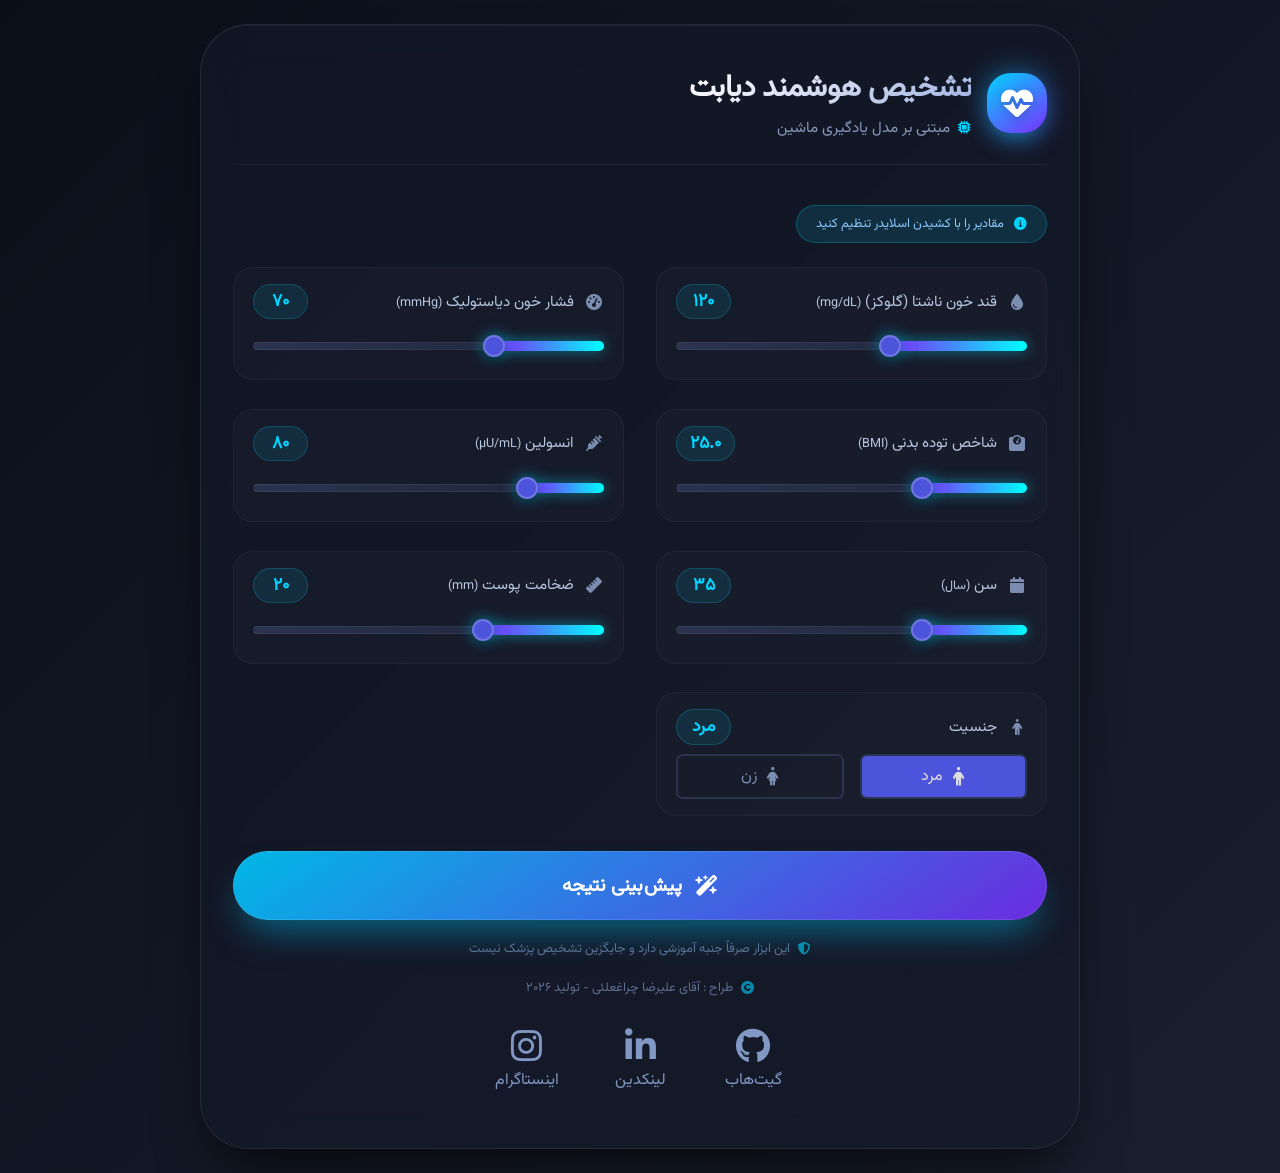
<file: index.html>
<!DOCTYPE html>
<html lang="fa" dir="rtl">
<head>
    <meta charset="UTF-8" />
    <meta name="viewport" content="width=device-width, initial-scale=1.0" />
    <meta name="theme-color" content="#00d4ff" />
    <!-- Support for iOS (Safari) -->
    <meta name="mobile-web-app-capable" content="yes" />
    <meta name="apple-mobile-web-app-status-bar-style" content="black-translucent" />
    <meta name="apple-mobile-web-app-title" content="تشخیص دیابت" />
    <link rel="apple-touch-icon" href="./icons/icon-250.png" />
    <title>تشخیص دیابت | طراح : آقای علیرضا چراغعلئی</title>
    <!-- Font Awesome for icons -->
    <link rel="stylesheet" href="fonts/font awesome/all.min.css" />
    <link rel="stylesheet" href="fonts/vazir/vazir.css" />
    <link rel="stylesheet" href="css/style.min.css" />
    <link rel="shortcut icon" href="favicon.ico" type="image/x-icon" />
    <link rel="manifest" href="manifest.json" />
</head>
<body>
    <!-- Main App Container -->
    <div class="app-container">
        <!-- Header -->
        <div class="header">
            <div class="header-icon"><i class="fas fa-heartbeat"></i></div>
            <div class="header-text"><h1>تشخیص هوشمند دیابت</h1><p><i class="fas fa-microchip"></i> مبتنی بر مدل یادگیری ماشین</p></div>
        </div>
        <!-- Info badge -->
        <div class="info-badge"><i class="fas fa-info-circle"></i><span>مقادیر را با کشیدن اسلایدر تنظیم کنید</span></div>
        <!-- Sliders Grid -->
        <div class="sliders-grid">
            <!-- Glucose -->
            <div class="slider-group">
                <div class="slider-header">
                    <div class="slider-label"><i class="fas fa-droplet"></i><span>قند خون ناشتا (گلوکز) <small>(mg/dL)</small></span></div>
                    <div class="slider-value" id="glucoseVal">120</div>
                </div>
                <div class="range-wrap">
                    <div class="range-fill"></div>
                    <input type="range" id="glucose" min="40" max="250" value="120" step="1">
                </div>
            </div>
            <!-- Blood Pressure -->
            <div class="slider-group">
                <div class="slider-header">
                    <div class="slider-label"><i class="fas fa-gauge-high"></i><span> فشار خون دیاستولیک <small>(mmHg)</small></span></div>
                    <div class="slider-value" id="bpVal">70</div>
                </div>
                <div class="range-wrap">
                    <div class="range-fill"></div>
                    <input type="range" id="bloodPressure" min="40" max="140" value="70" step="1">
                </div>
            </div>
            <!-- BMI -->
            <div class="slider-group">
                <div class="slider-header">
                    <div class="slider-label"><i class="fas fa-weight-scale"></i><span> شاخص توده بدنی <small>(BMI)</small></span></div>
                    <div class="slider-value" id="bmiVal">25</div>
                </div>
                <div class="range-wrap">
                    <div class="range-fill"></div>
                    <input type="range" id="bmi" min="15" max="50" value="25" step="0.2">
                </div>
            </div>
            <!-- Insulin -->
            <div class="slider-group">
                <div class="slider-header">
                    <div class="slider-label"><i class="fas fa-syringe"></i><span> انسولین <small>(µU/mL)</small></span></div>
                    <div class="slider-value" id="insulinVal">80</div>
                </div>
                <div class="range-wrap">
                    <div class="range-fill"></div>
                    <input type="range" id="insulin" min="0" max="400" value="80" step="1">
                </div>
            </div>
            <!-- Age -->
            <div class="slider-group">
                <div class="slider-header">
                    <div class="slider-label"><i class="fas fa-calendar"></i><span> سن <small>(سال)</small></span></div>
                    <div class="slider-value" id="ageVal">35</div>
                </div>
                <div class="range-wrap">
                    <div class="range-fill"></div>
                    <input type="range" id="age" min="1" max="120" value="35" step="1">
                </div>
            </div>
            <!-- Skin Thickness -->
            <div class="slider-group">
                <div class="slider-header">
                    <div class="slider-label"><i class="fas fa-ruler"></i><span> ضخامت پوست <small>(mm)</small></span></div>
                    <div class="slider-value" id="skinVal">20</div>
                </div>
                <div class="range-wrap">
                    <div class="range-fill"></div>
                    <input type="range" id="skinThickness" min="0" max="60" value="20" step="1">
                </div>
            </div>
            <!-- Gender -->
            <div class="slider-group">
                <div class="slider-header">
                    <div class="slider-label"><i class="fas fa-person"></i><span>جنسیت</span></div>
                    <div class="slider-value" id="genderVal">مرد</div>
                </div>
                <div class="toggle-box" id="gender" data-value="male">
                    <button type="button" data-value="male" class="checked"><i class="fas fa-male"></i>مرد</button>
                    <button type="button" data-value="female"><i class="fas fa-female"></i>زن</button>
                </div>
            </div>
            <!-- Pregnancies -->
            <div class="slider-group" id="pregnanciesGroup" style="display: none;">
                <div class="slider-header">
                    <div class="slider-label"><i class="fas fa-baby"></i><span>تعداد بارداری</span></div>
                    <div class="slider-value" id="pregnanciesVal">0</div>
                </div>
                <div class="range-wrap">
                    <div class="range-fill"></div>
                    <input type="range" id="pregnancies" min="0" max="15" value="0" step="1" />
                </div>
            </div>
        </div>
        <!-- Predict Button -->
        <button class="predict-btn" id="predictBtn"><i class="fas fa-wand-magic-sparkles"></i>پیش‌بینی نتیجه</button>
        <!-- Helper -->
        <div class="helper-text"><i class="fas fa-shield-alt"></i><span>این ابزار صرفاً جنبه آموزشی دارد و جایگزین تشخیص پزشک نیست</span></div>
        <div class="helper-text"><i class="fa fa-copyright"></i><p>طراح : آقای علیرضا چراغعلئی - تولید 2026</p></div>
        <div class="social-media">
            <a href="https://github.com/alirezach497" target="_blank"><i class="fa-brands fa-github"></i><span>گیت‌هاب</span></a>
            <a href="https://www.linkedin.com/in/alireza-cheraghali-05b142442/" target="_blank"><i class="fa-brands fa-linkedin-in"></i><span>لینکدین</span></a>
            <a href="https://instagram.com/alirezachraqhali" target="_blank"><i class="fa-brands fa-instagram"></i><span>اینستاگرام</span></a>
        </div>
    </div>
    <!-- Result Modal -->
    <div class="modal-overlay" id="resultModal">
        <div class="modal-card">
            <div class="modal-icon" id="modalIcon"><i class="fas fa-check-circle"></i></div>
            <div class="modal-title" id="modalTitle">نتیجه</div>
            <div class="modal-message" id="modalMessage"></div>
            <div class="modal-confidence"><span>اطمینان مدل</span><span id="confidenceValue">—</span></div>
            <button class="modal-close-btn" id="closeModalBtn"><i class="fas fa-arrow-left"></i> بستن</button>
        </div>
    </div>
    <script src="js/script.min.js"></script>
    <script>
    // ثبت Service Worker
    if ('serviceWorker' in navigator) {
        window.addEventListener('load', () => {
        navigator.serviceWorker.register('./sw.js')
            .then((registration) => {
            console.log('✅ Service Worker ثبت شد. Scope:', registration.scope);
            })
            .catch((error) => {
            console.error('❌ خطا در ثبت Service Worker:', error);
            });
        });
    }
    </script>
</body>
</html>
</file>
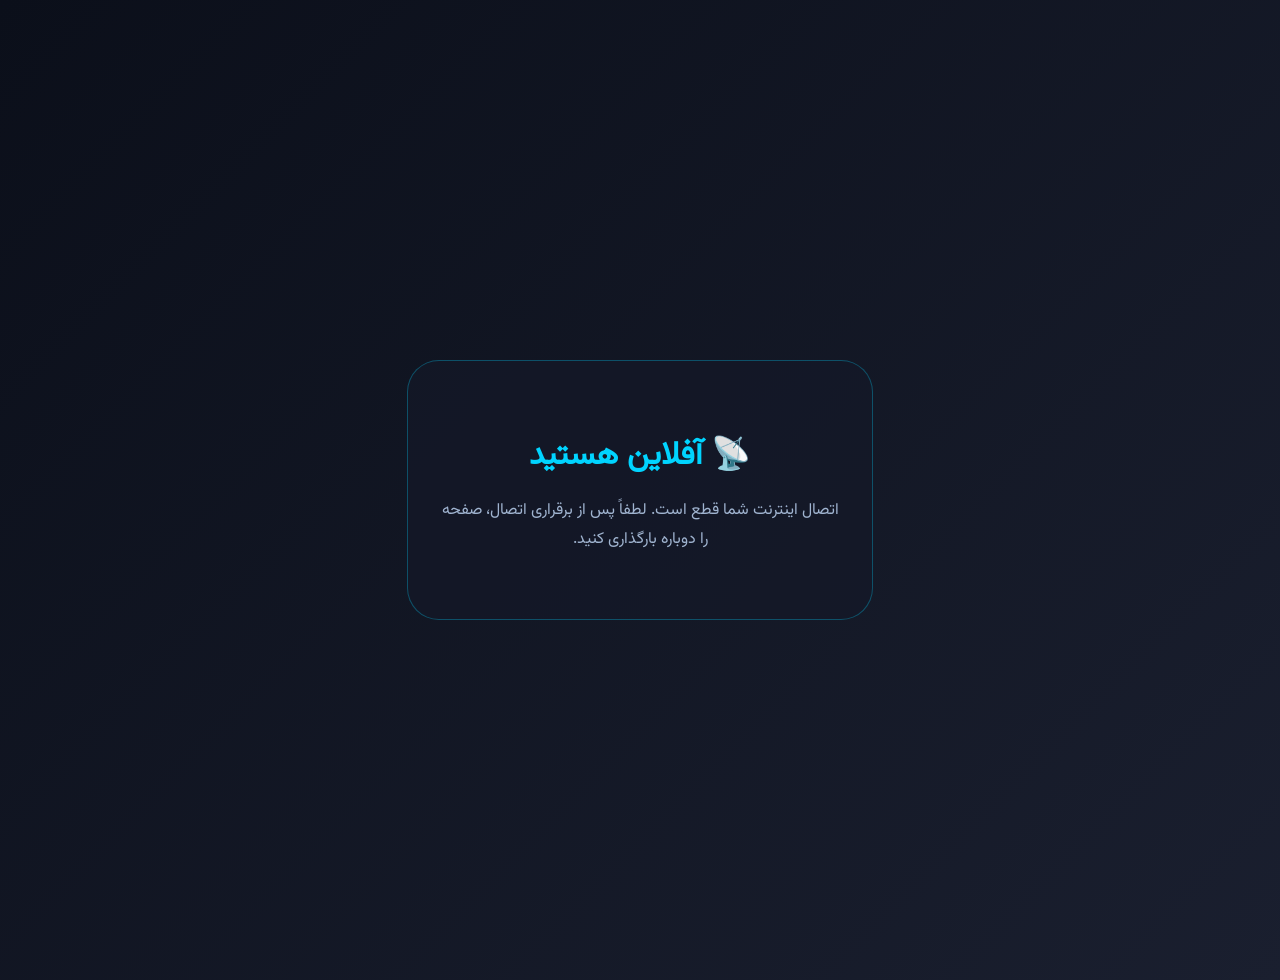
<file: offline.html>
<!DOCTYPE html>
<html lang="fa" dir="rtl">
<head>
  <meta charset="UTF-8">
  <title>آفلاین — تشخیص دیابت</title>
  <link rel="stylesheet" href="fonts/font awesome/all.min.css" />
  <link rel="stylesheet" href="fonts/vazir/vazir.css" />
  <style>
    body {
      font-family: 'Vazirmatn', sans-serif;
      background: linear-gradient(135deg, #0b0f1a, #1a1f2f);
      color: #fff;
      min-height: 100vh;
      display: flex;
      align-items: center;
      justify-content: center;
      text-align: center;
      padding: 2rem;
    }
    .box {
      background: rgba(20, 25, 40, 0.7);
      border: 1px solid rgba(0, 212, 255, 0.3);
      border-radius: 32px;
      padding: 3rem 2rem;
      max-width: 400px;
    }
    h1 { color: #00d4ff; margin-bottom: 1rem; }
    p { color: #a0b4d0; line-height: 1.8; }
  </style>
</head>
<body>
  <div class="box">
    <h1>📡 آفلاین هستید</h1>
    <p>اتصال اینترنت شما قطع است. لطفاً پس از برقراری اتصال، صفحه را دوباره بارگذاری کنید.</p>
  </div>
</body>
</html>
</file>
<file: fonts/vazir/vazir.css>
@font-face{font-family:"Vazirmatn"; src:url('./Vazirmatn-Regular.ttf');}
body {font-feature-settings:"vern" 1,"ss01" 1;}
</file>
<file: css/style.min.css>
@charset "utf-8";.header,body{display:flex;align-items:center}.app-container,.header-icon,.range-wrap,body{position:relative}.modal-close-btn,.predict-btn,body{font-family:Vazirmatn,sans-serif}.modal-card,.predict-btn,body.modal-open{overflow:hidden}*{margin:0;padding:0;box-sizing:border-box;user-select:none;-webkit-user-select:none;-moz-user-select:none;-ms-user-select:none;-o-user-select:none;-webkit-user-drag:none;-webkit-tap-highlight-color:transparent}body{background:linear-gradient(135deg,#0b0f1a 0,#1a1f2f 100%);min-height:100vh;justify-content:center;padding:1.5rem;overflow-x:hidden}body::before{content:'';background:radial-gradient(circle,rgba(0,212,255,.25) 0,transparent 70%);filter:blur(60px);animation:12s ease-in-out infinite alternate float}body::after{content:'';background:radial-gradient(circle,rgba(147,51,234,.2) 0,transparent 70%);filter:blur(70px);animation:15s ease-in-out infinite alternate-reverse float}@keyframes float{0%{transform:translate(0,0) scale(1)}100%{transform:translate(50px,30px) scale(1.1)}}.app-container{z-index:2;width:100%;max-width:880px;background:rgba(20,25,40,.65);backdrop-filter:blur(18px);-webkit-backdrop-filter:blur(18px);border-radius:48px;border:1px solid rgba(255,255,255,.08);box-shadow:0 30px 60px -20px rgba(0,0,0,.8),inset 0 1px 0 rgba(255,255,255,.05);padding:2.5rem 2rem;transition:.4s}.header-icon,.header-icon::after{background:linear-gradient(145deg,#00d4ff,#7b2ffc)}.header{gap:1rem;margin-bottom:2.5rem;padding-bottom:1.5rem;border-bottom:1px solid rgba(255,255,255,.06)}.header-icon,.header-text p{display:flex;align-items:center}.header-icon{width:60px;height:60px;border-radius:24px;justify-content:center;box-shadow:0 12px 24px -8px rgba(0,212,255,.5)}.header-icon i{font-size:2rem;color:#fff;filter:drop-shadow(0 2px 4px rgba(0,0,0,.2))}.header-icon::after{content:'';position:absolute;inset:-4px;border-radius:28px;opacity:.4;filter:blur(12px);z-index:-1}.header-text h1{font-weight:800;font-size:1.9rem;letter-spacing:-.02em;background:linear-gradient(135deg,#fff 0,#a0b4e0 100%);-webkit-background-clip:text;-webkit-text-fill-color:transparent;background-clip:text}.header-text p{color:#89b;font-size:.95rem;font-weight:400;margin-top:.25rem;gap:.5rem}.header-text p i{font-size:.8rem;color:#00d4ff}.info-badge{background:rgba(0,212,255,.12);border:1px solid rgba(0,212,255,.25);border-radius:40px;padding:.5rem 1.2rem;display:inline-flex;align-items:center;gap:.6rem;font-size:.8rem;color:#8cc9ff;margin-bottom:1.5rem}.info-badge i{color:#00d4ff}.sliders-grid{display:grid;grid-template-columns:1fr 1fr;gap:1.8rem 2rem;margin-bottom:2.2rem}@media (max-width:600px){.sliders-grid{grid-template-columns:1fr;gap:1.5rem}.app-container{padding:1.8rem 1.2rem;border-radius:32px}.header-text h1{font-size:1.5rem}}.slider-group{display:flex;flex-direction:column;gap:.6rem;background:rgba(255,255,255,.02);border-radius:20px;padding:1rem 1.2rem;border:1px solid rgba(255,255,255,.04);transition:.3s}.slider-group:hover{background:rgba(255,255,255,.04);border-color:rgba(0,212,255,.2)}.slider-header{display:flex;align-items:center;justify-content:space-between}.range-wrap,.slider-label{align-items:center;display:flex}.slider-label{gap:.6rem;color:#b8c7e0;font-weight:500;font-size:.95rem}.slider-label i{width:20px;text-align:center;color:#7b8db0;font-size:1rem}.slider-value{font-weight:700;font-size:1.1rem;color:#00d4ff;background:rgba(0,212,255,.1);padding:.2rem .8rem;border-radius:40px;border:1px solid rgba(0,212,255,.2);min-width:55px;text-align:center;transition:.3s}.range-wrap{height:34px}.modal-card::before,.predict-btn::before,.range-fill{content:'';position:absolute}input[type=range]{-webkit-appearance:none;appearance:none;width:100%;height:8px;border-radius:10px;background:linear-gradient(90deg,#2a3450 0,#1e2538 100%);outline:0;margin:.5rem 0;cursor:pointer;border:1px solid rgba(255,255,255,.06)}.range-fill{right:0;top:50%;transform:translateY(-50%);height:10px;border-radius:10px;background:linear-gradient(90deg,#7b2ffc,#0ff);pointer-events:none;z-index:0;box-shadow:0 0 14px rgba(0,229,255,.5)}.predict-btn,.range-track{position:relative;width:100%}input[type=range]::-webkit-slider-thumb{-webkit-appearance:none;appearance:none;width:22px;height:22px;border-radius:50%;background:#4d54dc;box-shadow:0 0 15px rgba(0,212,255,.6),0 4px 10px rgba(0,0,0,.4);border:2px solid rgba(255,255,255,.2);transition:.2s;transform:scale(1);cursor:grab}input[type=range]::-webkit-slider-thumb:hover{transform:scale(1.15);box-shadow:0 0 25px rgba(0,212,255,.9)}input[type=range]::-webkit-slider-thumb:active{cursor:grabbing;transform:scale(.95)}input[type=range]::-moz-range-thumb{width:22px;height:22px;border-radius:50%;background:linear-gradient(145deg,#00d4ff,#7b2ffc);box-shadow:0 0 15px rgba(0,212,255,.6);border:2px solid rgba(255,255,255,.2);cursor:grab}input[type=range]::-moz-range-track{height:8px;border-radius:10px;background:linear-gradient(90deg,#2a3450 0,#1e2538 100%)}.toggle-box{display:flex;align-items:center;gap:12pt}.toggle-box button{flex:1;font-family:vazirmatn,sans-serif;font-size:1rem;display:flex;justify-content:center;align-items:center;gap:8pt;padding:6pt 0;background:0 0;color:#7b8db0;border:2px solid #2a3450;border-radius:5pt;cursor:pointer;transition:250ms}.modal-overlay,.predict-btn{display:flex;align-items:center}.toggle-box button.checked{background:#4d54dc;color:#dfdfdf}.toggle-box button:not(.checked):hover{color:#a0b4d0;box-shadow:0 0 8px rgba(0,180,230,.5)}.toggle-box button i.fas{font-size:1.15rem}.predict-btn{padding:1.2rem;border:none;border-radius:60px;background:linear-gradient(145deg,#00b8e6,#6a2ce0);color:#fff;font-weight:700;font-size:1.2rem;letter-spacing:.02em;justify-content:center;gap:.8rem;cursor:pointer;transition:.4s cubic-bezier(.175, .885, .32, 1.275);box-shadow:0 20px 35px -10px rgba(0,180,230,.5),0 0 0 1px rgba(255,255,255,.1) inset;margin-top:.8rem}.predict-btn::before{top:0;left:-100%;width:100%;height:100%;background:linear-gradient(90deg,transparent,rgba(255,255,255,.2),transparent);transition:left .6s}.predict-btn:hover{transform:translateY(-3px) scale(1.01);box-shadow:0 30px 45px -12px rgba(0,180,230,.7)}.predict-btn:hover::before{left:100%}.predict-btn:active{transform:translateY(0) scale(.98)}.predict-btn i{font-size:1.3rem}.modal-overlay{position:fixed;inset:0;background:rgba(0,0,0,.7);backdrop-filter:blur(10px);-webkit-backdrop-filter:blur(10px);justify-content:center;z-index:1000;opacity:0;visibility:hidden;transition:opacity .3s,visibility .3s;padding:1.5rem}.modal-confidence,.modal-icon{align-items:center;display:flex}.modal-overlay.active{opacity:1;visibility:visible}.modal-card{background:linear-gradient(145deg,#1a1f30,#121624);border-radius:48px;border:1px solid rgba(255,255,255,.08);padding:2.8rem 2.5rem;max-width:440px;width:100%;text-align:center;transform:scale(.85) translateY(20px);transition:.4s cubic-bezier(.175, .885, .32, 1.275);box-shadow:0 40px 80px -20px rgba(0,0,0,.9),0 0 0 1px rgba(0,212,255,.15) inset;position:relative}.modal-overlay.active .modal-card{transform:scale(1) translateY(0)}.modal-card::before{top:-50%;left:-50%;width:200%;height:200%;background:radial-gradient(circle at 30% 30%,rgba(0,212,255,.15),transparent 60%);pointer-events:none}.modal-icon{width:90px;height:90px;margin:0 auto 1.8rem;border-radius:50%;justify-content:center;font-size:3.5rem;position:relative;animation:.5s cubic-bezier(.175,.885,.32,1.275) .1s both popIn}@keyframes popIn{0%{transform:scale(0);opacity:0}100%{transform:scale(1);opacity:1}}.modal-icon.positive{background:rgba(255,70,70,.15);color:#ff6b6b;border:2px solid rgba(255,70,70,.4);box-shadow:0 0 40px rgba(255,70,70,.3)}.modal-icon.negative{background:rgba(0,230,180,.15);color:#00e6b4;border:2px solid rgba(0,230,180,.4);box-shadow:0 0 40px rgba(0,230,180,.3)}.modal-title{font-size:2rem;font-weight:800;margin-bottom:.8rem;animation:.4s .15s both slideUp}@keyframes slideUp{0%{transform:translateY(15px);opacity:0}100%{transform:translateY(0);opacity:1}}.modal-title.positive{color:#ff6b6b;text-shadow:0 0 30px rgba(255,70,70,.4)}.modal-title.negative{color:#00e6b4;text-shadow:0 0 30px rgba(0,230,180,.4)}.modal-message{color:#a0b4d0;font-size:1.05rem;line-height:1.7;margin-bottom:2rem;animation:.4s .2s both slideUp}.modal-message strong{color:#fff;font-weight:700}.modal-confidence{background:rgba(255,255,255,.04);border-radius:20px;padding:.9rem 1.2rem;justify-content:space-between;margin-bottom:2rem;border:1px solid rgba(255,255,255,.05);animation:.4s .25s both slideUp}.modal-confidence span:first-child{color:#89b;font-size:.9rem}.modal-confidence span:last-child{font-weight:700;color:#00d4ff;font-size:1.1rem;letter-spacing:.02em}.modal-close-btn{background:rgba(255,255,255,.06);border:1px solid rgba(255,255,255,.1);color:#fff;font-weight:600;font-size:1rem;padding:.9rem 2rem;border-radius:60px;cursor:pointer;transition:.3s;width:100%;animation:.4s .3s both slideUp}.modal-close-btn:hover{background:rgba(255,255,255,.12);border-color:rgba(0,212,255,.4);transform:scale(1.02)}.helper-text{text-align:center;color:#5f7090;font-size:.8rem;margin-top:1.2rem;display:flex;align-items:center;justify-content:center;gap:.5rem}.helper-text i{color:#00d4ff;opacity:.6}.social-media{display:flex;justify-content:center;gap:15pt;margin-top:1rem}.social-media>a{display:flex;flex-direction:column;justify-content:center;align-items:center;gap:5px;width:70pt;height:70pt;text-decoration:none;color:#8198c4;transition:250ms}.social-media>a:hover{transform:translateY(-5px);color:#a4b0c7;text-shadow:0 0 5px rgba(0,180,230,.7)}.social-media>a>i[class^=fa]{font-size:2.2rem}
</file>
